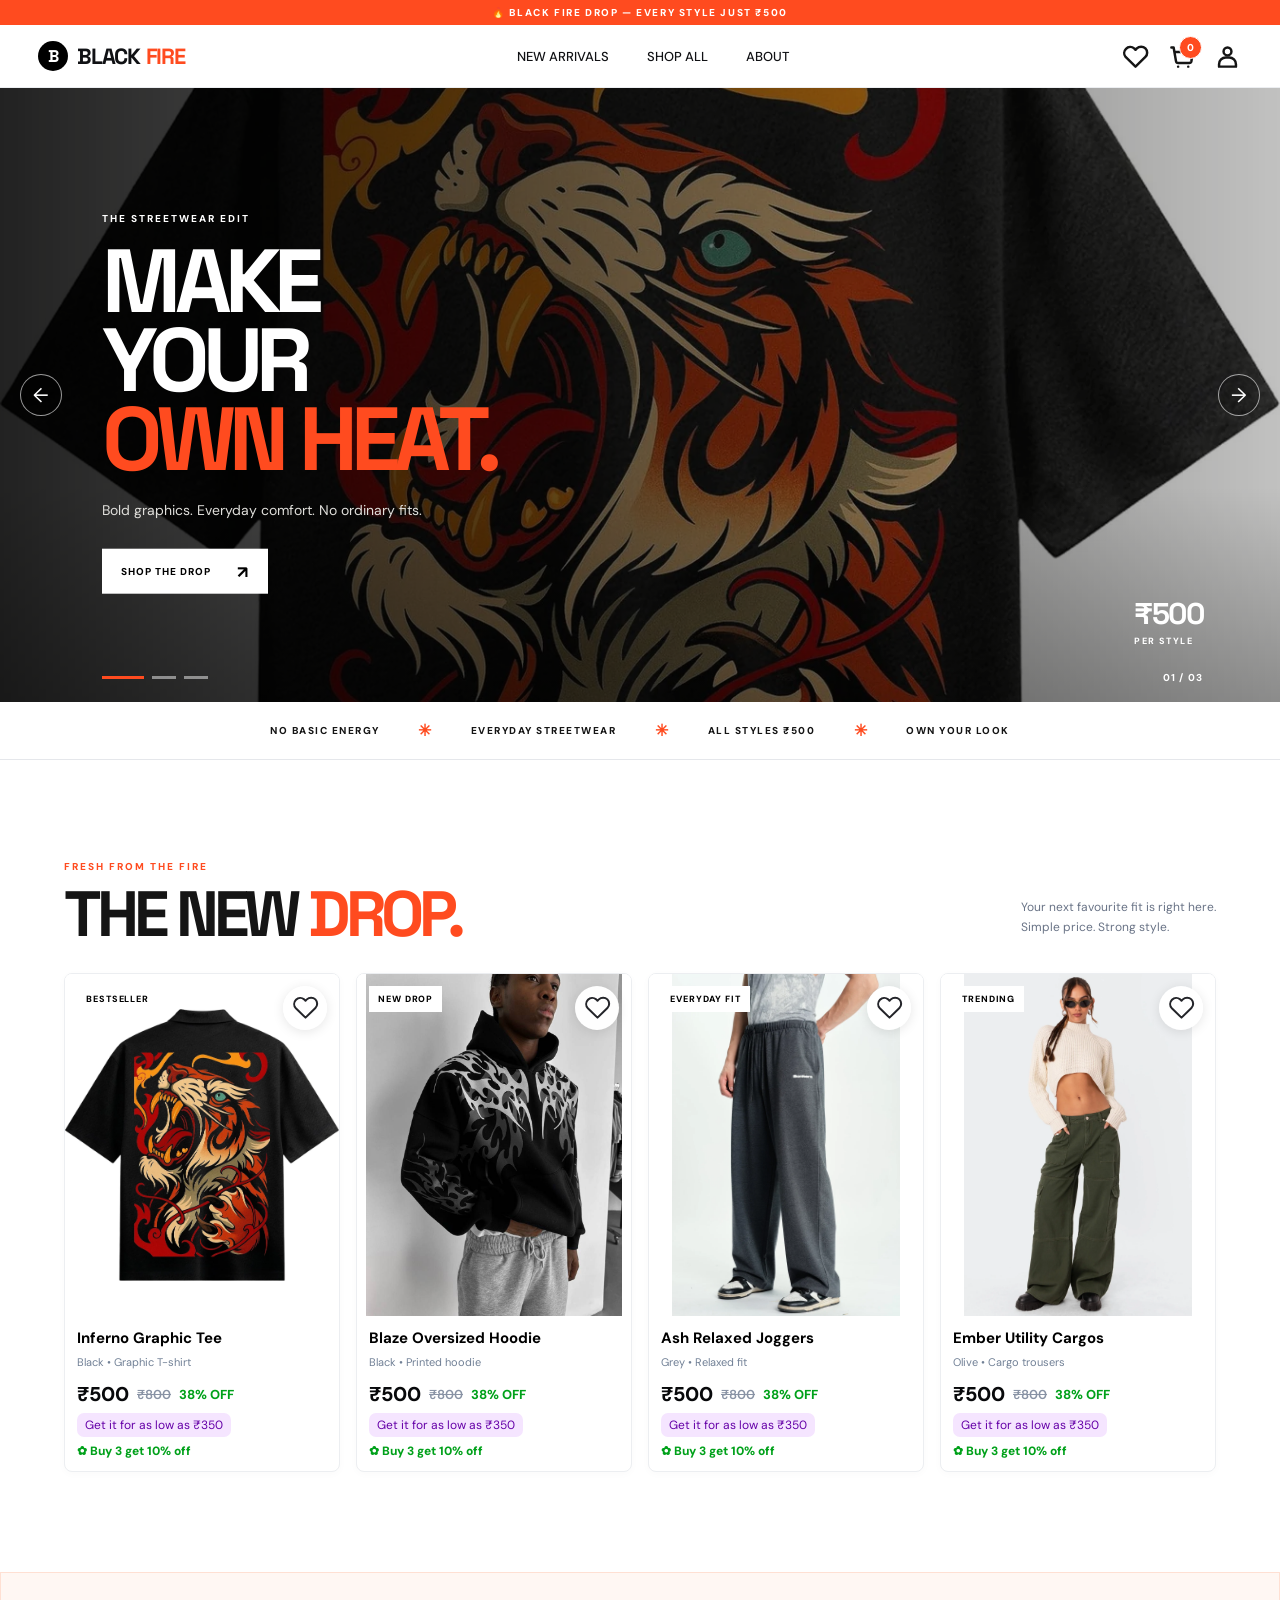
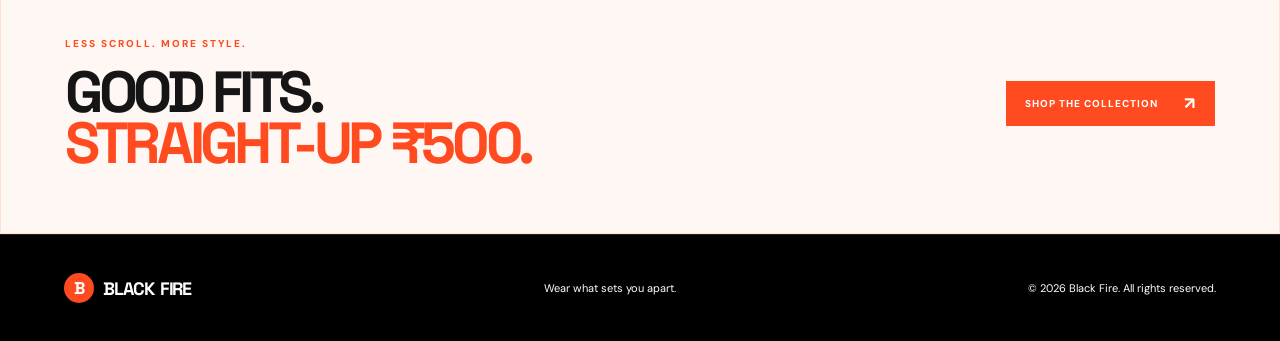
<file: index.html>
<!DOCTYPE html>
<html lang="en">
<head>
  <meta charset="utf-8">
  <meta name="viewport" content="width=device-width, initial-scale=1">
  <meta name="description" content="Black Fire streetwear — bold everyday fits for ₹500 each.">
  <title>BLACK FIRE — Streetwear</title>
  <link rel="icon" type="image/png" href="/images/black-fire-logo.png">
  <link rel="stylesheet" href="css/style.css">
  <script src="js/products.js" defer></script>
  <script src="js/main.js" defer></script>
</head>
<body>
  <div class="announcement">🔥 BLACK FIRE DROP — EVERY STYLE JUST ₹500</div>
  <header class="site-header">
    <a class="brand" href="index.html" aria-label="Black Fire home"><span class="brand-mark">B</span> BLACK<span>FIRE</span></a>
    <nav class="main-nav" aria-label="Main navigation">
      <a href="#new-arrivals">NEW ARRIVALS</a>
      <a href="shop.html">SHOP ALL</a>
      <a href="about.html">ABOUT</a>
    </nav>
    <div class="header-actions" aria-label="Account and shopping actions">
      <a class="header-icon-button" id="wishlist-button" href="wishlist.html" aria-label="Wishlist" title="Wishlist">
        <svg viewBox="0 0 24 24" aria-hidden="true"><path d="M20.8 4.8a5.4 5.4 0 0 0-7.6 0L12 6l-1.2-1.2a5.4 5.4 0 0 0-7.6 7.6L12 21l8.8-8.6a5.4 5.4 0 0 0 0-7.6Z"/></svg>
      </a>
      <a class="header-icon-button header-cart-button" href="cart.html" aria-label="Shopping bag" title="Shopping bag">
        <svg viewBox="0 0 24 24" aria-hidden="true"><path d="M3 4h2l2.1 12.1a2 2 0 0 0 2 1.7h9.7a2 2 0 0 0 2-1.6L22 8H6"/><path d="M9 21h.01M18 21h.01"/></svg>
        <span class="header-count" id="cart-count">0</span>
      </a>
      <a class="header-icon-button" id="login-link" href="checkout.html" aria-label="Account / Checkout" title="Account / Checkout">
        <svg viewBox="0 0 24 24" aria-hidden="true"><circle cx="12" cy="7.5" r="3.5"/><path d="M4.5 21v-2.2a6 6 0 0 1 6-6h3a6 6 0 0 1 6 6V21Z"/></svg>
      </a>
    </div>
  </header>

  <main>
    <section class="hero" aria-label="Featured collection">
      <div class="hero-track" id="hero-track">
        <article class="hero-slide is-active">
          <img src="images/Inferno-tee.jpg" alt="Inferno graphic black T-shirt">
          <div class="hero-shade"></div>
          <div class="hero-copy">
            <p class="eyebrow">THE STREETWEAR EDIT</p>
            <h1>MAKE<br>YOUR<br><em>OWN HEAT.</em></h1>
            <p>Bold graphics. Everyday comfort. No ordinary fits.</p>
            <a class="button button-light" href="#new-arrivals">SHOP THE DROP <span>↗</span></a>
          </div>
          <div class="hero-price">₹500 <small>PER STYLE</small></div>
        </article>
        <article class="hero-slide">
          <img src="images/blaze-hoodie.jpg" alt="Black graphic hoodie">
          <div class="hero-shade"></div>
          <div class="hero-copy">
            <p class="eyebrow">LAYER UP</p>
            <h2>BUILT FOR<br><em>AFTER DARK.</em></h2>
            <p>Statement layers. Relaxed silhouettes.</p>
            <a class="button button-light" href="#new-arrivals">EXPLORE HOODIES <span>↗</span></a>
          </div>
          <div class="hero-price">₹500 <small>PER STYLE</small></div>
        </article>
        <article class="hero-slide">
          <img src="images/ember-cargos.jpg" alt="Olive cargo trousers">
          <div class="hero-shade"></div>
          <div class="hero-copy">
            <p class="eyebrow">UTILITY, REWORKED</p>
            <h2>MOVE<br>YOUR <em>WAY.</em></h2>
            <p>Easy fits for wherever the day takes you.</p>
            <a class="button button-light" href="#new-arrivals">SHOP BOTTOMS <span>↗</span></a>
          </div>
          <div class="hero-price">₹500 <small>PER STYLE</small></div>
        </article>
      </div>
      <button class="slider-arrow slider-prev" id="slide-prev" aria-label="Previous slide">←</button>
      <button class="slider-arrow slider-next" id="slide-next" aria-label="Next slide">→</button>
      <div class="slider-bottom">
        <div class="slider-dots" id="slider-dots" aria-label="Choose slide"></div>
        <span class="slide-counter" id="slide-counter">01 / 03</span>
      </div>
    </section>

    <section class="ticker" aria-label="Store highlights">
      <span>NO BASIC ENERGY</span><b>✳</b><span>EVERYDAY STREETWEAR</span><b>✳</b><span>ALL STYLES ₹500</span><b>✳</b><span>OWN YOUR LOOK</span>
    </section>

    <section class="products-section" id="new-arrivals">
      <div class="section-heading">
        <div>
          <p class="eyebrow dark-eyebrow">FRESH FROM THE FIRE</p>
          <h2>THE NEW <em>DROP.</em></h2>
        </div>
        <p class="section-note">Your next favourite fit is right here.<br>Simple price. Strong style.</p>
      </div>
      <div class="product-grid" id="product-grid"></div>
    </section>

    <section class="promo-strip">
      <div>
        <p class="eyebrow">LESS SCROLL. MORE STYLE.</p>
        <h2>GOOD FITS.<br><em>STRAIGHT-UP ₹500.</em></h2>
      </div>
      <a class="button button-dark" href="#new-arrivals">SHOP THE COLLECTION <span>↗</span></a>
    </section>
  </main>

  <footer class="site-footer">
    <a class="brand brand-footer" href="index.html"><span class="brand-mark">B</span> BLACK<span>FIRE</span></a>
    <p>Wear what sets you apart.</p>
    <span>© <span id="year"></span> Black Fire. All rights reserved.</span>
  </footer>
  <div class="toast" id="toast" role="status" aria-live="polite"></div>
</body>
</html>
</file>
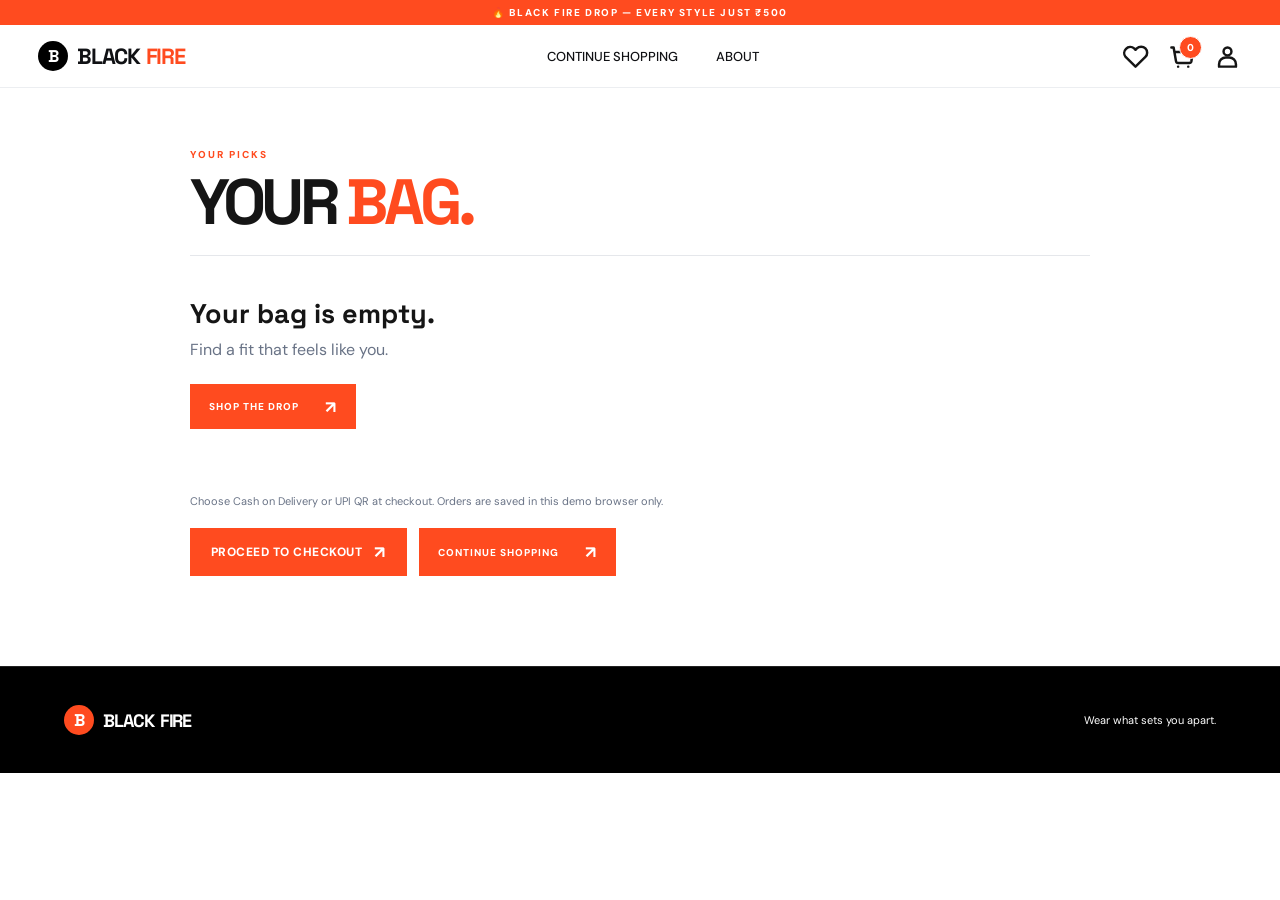
<file: cart.html>
<!doctype html>
<html lang="en">
<head>
  <meta charset="utf-8"><meta name="viewport" content="width=device-width, initial-scale=1">
  <title>Your Bag — BLACK FIRE</title><link rel="stylesheet" href="css/style.css">
  <script src="js/products.js" defer></script><script src="js/cart.js" defer></script>
</head>
<body>
  <div class="announcement">🔥 BLACK FIRE DROP — EVERY STYLE JUST ₹500</div>
  <header class="site-header">
    <a class="brand" href="index.html" aria-label="BLACK FIRE home"><span class="brand-mark">B</span> BLACK<span>FIRE</span></a>
    <nav class="main-nav" aria-label="Main navigation"><a href="index.html#new-arrivals">CONTINUE SHOPPING</a><a href="about.html">ABOUT</a></nav>
    <div class="header-actions" aria-label="Account and shopping actions">
      <a class="header-icon-button" id="wishlist-button" href="wishlist.html" aria-label="Wishlist" title="Wishlist">
        <svg viewBox="0 0 24 24" aria-hidden="true"><path d="M20.8 4.8a5.4 5.4 0 0 0-7.6 0L12 6l-1.2-1.2a5.4 5.4 0 0 0-7.6 7.6L12 21l8.8-8.6a5.4 5.4 0 0 0 0-7.6Z"/></svg>
      </a>
      <a class="header-icon-button header-cart-button" href="cart.html" aria-label="Shopping bag" title="Shopping bag">
        <svg viewBox="0 0 24 24" aria-hidden="true"><path d="M3 4h2l2.1 12.1a2 2 0 0 0 2 1.7h9.7a2 2 0 0 0 2-1.6L22 8H6"/><path d="M9 21h.01M18 21h.01"/></svg>
        <span class="header-count" id="cart-count">0</span>
      </a>
      <a class="header-icon-button" id="login-link" href="checkout.html" aria-label="Account / Checkout" title="Account / Checkout">
        <svg viewBox="0 0 24 24" aria-hidden="true"><circle cx="12" cy="7.5" r="3.5"/><path d="M4.5 21v-2.2a6 6 0 0 1 6-6h3a6 6 0 0 1 6 6V21Z"/></svg>
      </a>
    </div>
  </header>
  <main class="cart-page">
    <div class="section-heading"><div><p class="eyebrow dark-eyebrow">YOUR PICKS</p><h2>YOUR <em>BAG.</em></h2></div></div>
    <div id="cart-items"></div>
    <div id="cart-summary" class="cart-summary"></div>
    <p class="cart-note">Choose Cash on Delivery or UPI QR at checkout. Orders are saved in this demo browser only.</p>
    <div class="cart-page-actions"><a class="button button-orange" href="checkout.html">PROCEED TO CHECKOUT <span>↗</span></a><a class="button button-dark" href="index.html#new-arrivals">CONTINUE SHOPPING <span>↗</span></a></div>
  </main>
  <footer class="site-footer"><a class="brand brand-footer" href="index.html"><span class="brand-mark">B</span> BLACK<span>FIRE</span></a><p>Wear what sets you apart.</p></footer>
  <div class="toast" id="toast" role="status" aria-live="polite"></div>
</body>
</html>
</file>
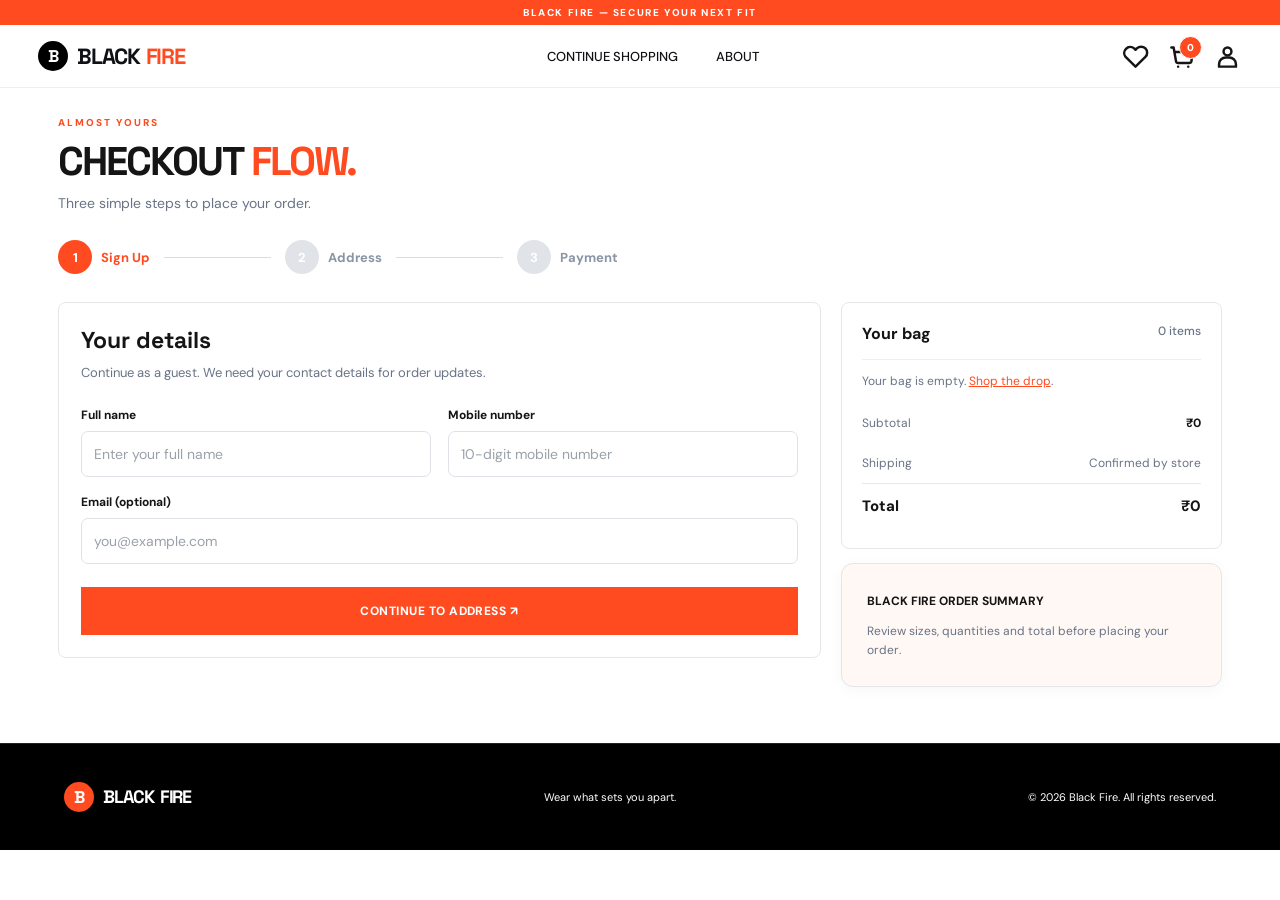
<file: checkout.html>
<!doctype html>
<html lang="en"><head><meta charset="utf-8"><meta name="viewport" content="width=device-width, initial-scale=1"><title>Checkout — BLACK FIRE</title><link rel="stylesheet" href="css/style.css"><script src="js/products.js" defer></script><script src="js/checkout.js" defer></script></head>
<body class="white-site"><div class="announcement">BLACK FIRE — SECURE YOUR NEXT FIT</div><header class="site-header"><a class="brand" href="index.html"><span class="brand-mark">B</span> BLACK<span>FIRE</span></a><nav class="main-nav"><a href="index.html#new-arrivals">CONTINUE SHOPPING</a><a href="about.html">ABOUT</a></nav><div class="header-actions"><a class="header-icon-button" href="wishlist.html" aria-label="Wishlist"><svg viewBox="0 0 24 24"><path d="M20.8 4.8a5.4 5.4 0 0 0-7.6 0L12 6l-1.2-1.2a5.4 5.4 0 0 0-7.6 7.6L12 21l8.8-8.6a5.4 5.4 0 0 0 0-7.6Z"/></svg></a><a class="header-icon-button header-cart-button" href="cart.html" aria-label="Shopping bag"><svg viewBox="0 0 24 24"><path d="M3 4h2l2.1 12.1a2 2 0 0 0 2 1.7h9.7a2 2 0 0 0 2-1.6L22 8H6"/><path d="M9 21h.01M18 21h.01"/></svg><span class="header-count" id="cart-count">0</span></a><a class="header-icon-button" href="checkout.html" aria-label="Account"><svg viewBox="0 0 24 24"><circle cx="12" cy="7.5" r="3.5"/><path d="M4.5 21v-2.2a6 6 0 0 1 6-6h3a6 6 0 0 1 6 6V21Z"/></svg></a></div></header>
<main class="checkout-page"><div class="checkout-top"><p class="eyebrow dark-eyebrow">ALMOST YOURS</p><h1>CHECKOUT <em>FLOW.</em></h1><p>Three simple steps to place your order.</p></div>
<div class="checkout-stepper" aria-label="Checkout progress"><div class="step-item active" data-step-item="1"><span>1</span><b>Sign Up</b></div><i></i><div class="step-item" data-step-item="2"><span>2</span><b>Address</b></div><i></i><div class="step-item" data-step-item="3"><span>3</span><b>Payment</b></div></div>
<div class="checkout-layout"><section class="checkout-main">
<form id="checkout-form" novalidate>
<section class="checkout-panel" data-step-panel="1"><h2>Your details</h2><p class="panel-subtitle">Continue as a guest. We need your contact details for order updates.</p><div class="form-grid"><label>Full name <input name="name" id="customer-name" autocomplete="name" required placeholder="Enter your full name"></label><label>Mobile number <input name="phone" id="customer-phone" type="tel" inputmode="numeric" pattern="[6-9][0-9]{9}" maxlength="10" autocomplete="tel" required placeholder="10-digit mobile number"></label><label class="full-field">Email (optional) <input name="email" id="customer-email" type="email" autocomplete="email" placeholder="you@example.com"></label></div><button class="button button-orange step-next" type="button" data-next="2">CONTINUE TO ADDRESS ↗</button></section>
<section class="checkout-panel" data-step-panel="2" hidden><h2>Delivery address</h2><p class="panel-subtitle">Enter the address where you want your order delivered.</p><div class="form-grid"><label>PIN code <input name="pincode" id="address-pin" inputmode="numeric" pattern="[1-9][0-9]{5}" maxlength="6" required placeholder="6-digit PIN code"></label><label>House / Flat / Office <input name="house" id="address-house" required placeholder="House or flat number"></label><label class="full-field">Road / Area / Colony <textarea name="street" id="address-street" required rows="2" placeholder="Street, area, landmark"></textarea></label><label>City <select name="city" id="address-city" required><option value="">Select City</option><option>Mumbai</option><option>Pune</option><option>Nagpur</option><option>Nashik</option><option>Thane</option><option>Aurangabad</option><option>Kolhapur</option><option>Delhi</option><option>Bengaluru</option><option>Chennai</option><option>Hyderabad</option><option>Kolkata</option><option>Ahmedabad</option><option>Jaipur</option><option>Lucknow</option><option>Indore</option><option>Bhopal</option><option>Surat</option><option>Other</option></select></label><label>State <select name="state" id="address-state" required><option value="">Select State</option><option>Andhra Pradesh</option><option>Arunachal Pradesh</option><option>Assam</option><option>Bihar</option><option>Chhattisgarh</option><option>Goa</option><option>Gujarat</option><option>Haryana</option><option>Himachal Pradesh</option><option>Jharkhand</option><option>Karnataka</option><option>Kerala</option><option>Madhya Pradesh</option><option>Maharashtra</option><option>Manipur</option><option>Meghalaya</option><option>Mizoram</option><option>Nagaland</option><option>Odisha</option><option>Punjab</option><option>Rajasthan</option><option>Sikkim</option><option>Tamil Nadu</option><option>Telangana</option><option>Tripura</option><option>Uttar Pradesh</option><option>Uttarakhand</option><option>West Bengal</option><option>Andaman and Nicobar Islands</option><option>Chandigarh</option><option>Dadra and Nagar Haveli and Daman and Diu</option><option>Delhi</option><option>Jammu and Kashmir</option><option>Ladakh</option><option>Lakshadweep</option><option>Puducherry</option></select></label></div><div class="checkout-button-row"><button class="button button-outline" type="button" data-back="1">← BACK</button><button class="button button-orange" type="button" data-next="3">CONTINUE TO PAYMENT ↗</button></div></section>
<section class="checkout-panel" data-step-panel="3" hidden><h2>Choose payment method</h2><p class="panel-subtitle">Only the two options available for BLACK FIRE are shown below.</p><label class="payment-choice selected"><input type="radio" name="payment" value="upi" checked><span class="payment-radio"></span><span class="payment-choice-copy"><strong>UPI — Scan & Pay</strong><small>Pay using your UPI app by scanning the store's QR code.</small></span><span class="payment-symbol">▦</span></label><div class="upi-details" id="upi-details"><div class="qr-placeholder"><div class="qr-fake" aria-hidden="true"><span></span><span></span><span></span><i></i></div><strong>Add your official UPI QR code</strong><p>Add your official UPI QR image before accepting real payments.</p></div><p class="payment-warning">This demo does not verify UPI payments. Confirm the payment in your own UPI/bank app before dispatching any order.</p></div><label class="payment-choice"><input type="radio" name="payment" value="cod"><span class="payment-radio"></span><span class="payment-choice-copy"><strong>Cash on Delivery (COD)</strong><small>Pay when the order is delivered.</small></span><span class="payment-symbol">₹</span></label><div class="checkout-button-row"><button class="button button-outline" type="button" data-back="2">← BACK</button><button class="button button-orange" type="submit" id="place-order-button">PLACE ORDER</button></div></section>
</form><div class="checkout-success" id="checkout-success" hidden><div class="success-icon">✓</div><h2>Order details saved</h2><p id="success-copy"></p><p class="payment-warning">This is a front-end demo only. It does not send the order to the store or verify a UPI payment. Connect an order backend before using this for real customers.</p><a class="button button-orange" href="index.html">BACK TO BLACK FIRE ↗</a></div>
</section><aside class="order-sidebar"><div class="order-summary-card"><h3>Your bag <span id="summary-count">0 items</span></h3><div id="checkout-items"></div><div class="summary-line"><span>Subtotal</span><strong id="summary-subtotal">₹0</strong></div><div class="summary-line"><span>Shipping</span><span>Confirmed by store</span></div><div class="summary-line summary-total"><span>Total</span><strong id="summary-total">₹0</strong></div></div><div class="checkout-trust"><strong>BLACK FIRE ORDER SUMMARY</strong><p>Review sizes, quantities and total before placing your order.</p></div></aside></div></main>
<footer class="site-footer"><a class="brand brand-footer" href="index.html"><span class="brand-mark">B</span> BLACK<span>FIRE</span></a><p>Wear what sets you apart.</p><span>© <span id="year"></span> Black Fire. All rights reserved.</span></footer></body></html>
</file>
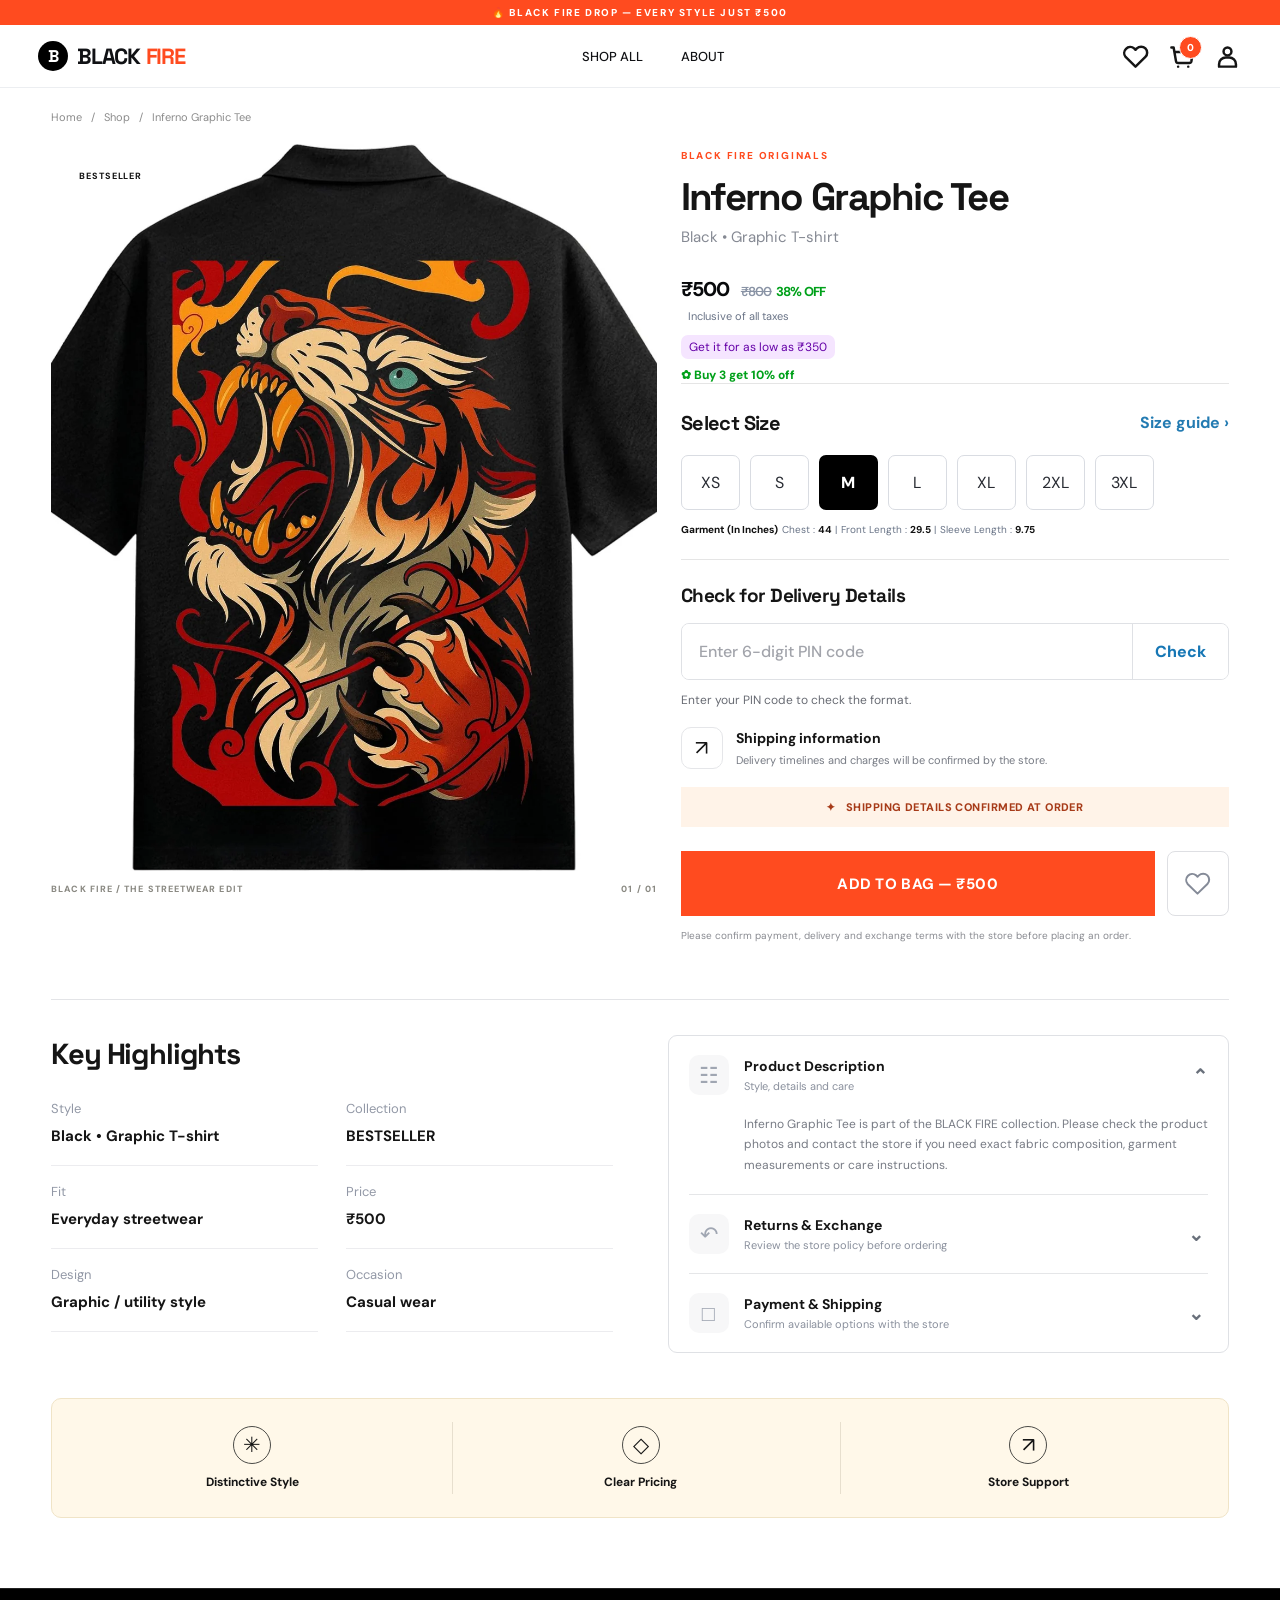
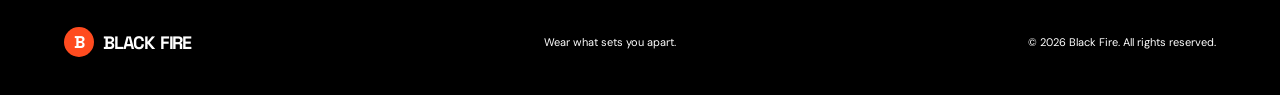
<file: product.html>
<!doctype html>
<html lang="en">
<head>
  <meta charset="utf-8">
  <meta name="viewport" content="width=device-width, initial-scale=1">
  <meta name="description" content="Explore BLACK FIRE streetwear product details, sizes and delivery information.">
  <title>Shop Product — BLACK FIRE</title>
  <link rel="stylesheet" href="css/style.css">
  <script src="js/products.js" defer></script>
  <script src="js/main.js" defer></script>
</head>
<body class="product-page-body">
  <div class="announcement">🔥 BLACK FIRE DROP — EVERY STYLE JUST ₹500</div>
  <header class="site-header product-site-header">
    <a class="brand" href="index.html" aria-label="BLACK FIRE home"><span class="brand-mark">B</span> BLACK<span>FIRE</span></a>
    <nav class="main-nav" aria-label="Main navigation"><a href="index.html#new-arrivals">SHOP ALL</a><a href="about.html">ABOUT</a></nav>
    <div class="header-actions" aria-label="Account and shopping actions">
      <a class="header-icon-button" id="wishlist-button" href="wishlist.html" aria-label="Wishlist" title="Wishlist">
        <svg viewBox="0 0 24 24" aria-hidden="true"><path d="M20.8 4.8a5.4 5.4 0 0 0-7.6 0L12 6l-1.2-1.2a5.4 5.4 0 0 0-7.6 7.6L12 21l8.8-8.6a5.4 5.4 0 0 0 0-7.6Z"/></svg>
      </a>
      <a class="header-icon-button header-cart-button" href="cart.html" aria-label="Shopping bag" title="Shopping bag">
        <svg viewBox="0 0 24 24" aria-hidden="true"><path d="M3 4h2l2.1 12.1a2 2 0 0 0 2 1.7h9.7a2 2 0 0 0 2-1.6L22 8H6"/><path d="M9 21h.01M18 21h.01"/></svg>
        <span class="header-count" id="cart-count">0</span>
      </a>
      <a class="header-icon-button" id="login-link" href="checkout.html" aria-label="Account / Checkout" title="Account / Checkout">
        <svg viewBox="0 0 24 24" aria-hidden="true"><circle cx="12" cy="7.5" r="3.5"/><path d="M4.5 21v-2.2a6 6 0 0 1 6-6h3a6 6 0 0 1 6 6V21Z"/></svg>
      </a>
    </div>
  </header>
  <main class="product-detail-page" id="product-detail">
    <div class="product-loading">Loading product…</div>
  </main>
  <footer class="site-footer"><a class="brand brand-footer" href="index.html"><span class="brand-mark">B</span> BLACK<span>FIRE</span></a><p>Wear what sets you apart.</p><span>© <span id="year"></span> Black Fire. All rights reserved.</span></footer>
  <div class="toast" id="toast" role="status" aria-live="polite"></div>
</body>
</html>
</file>
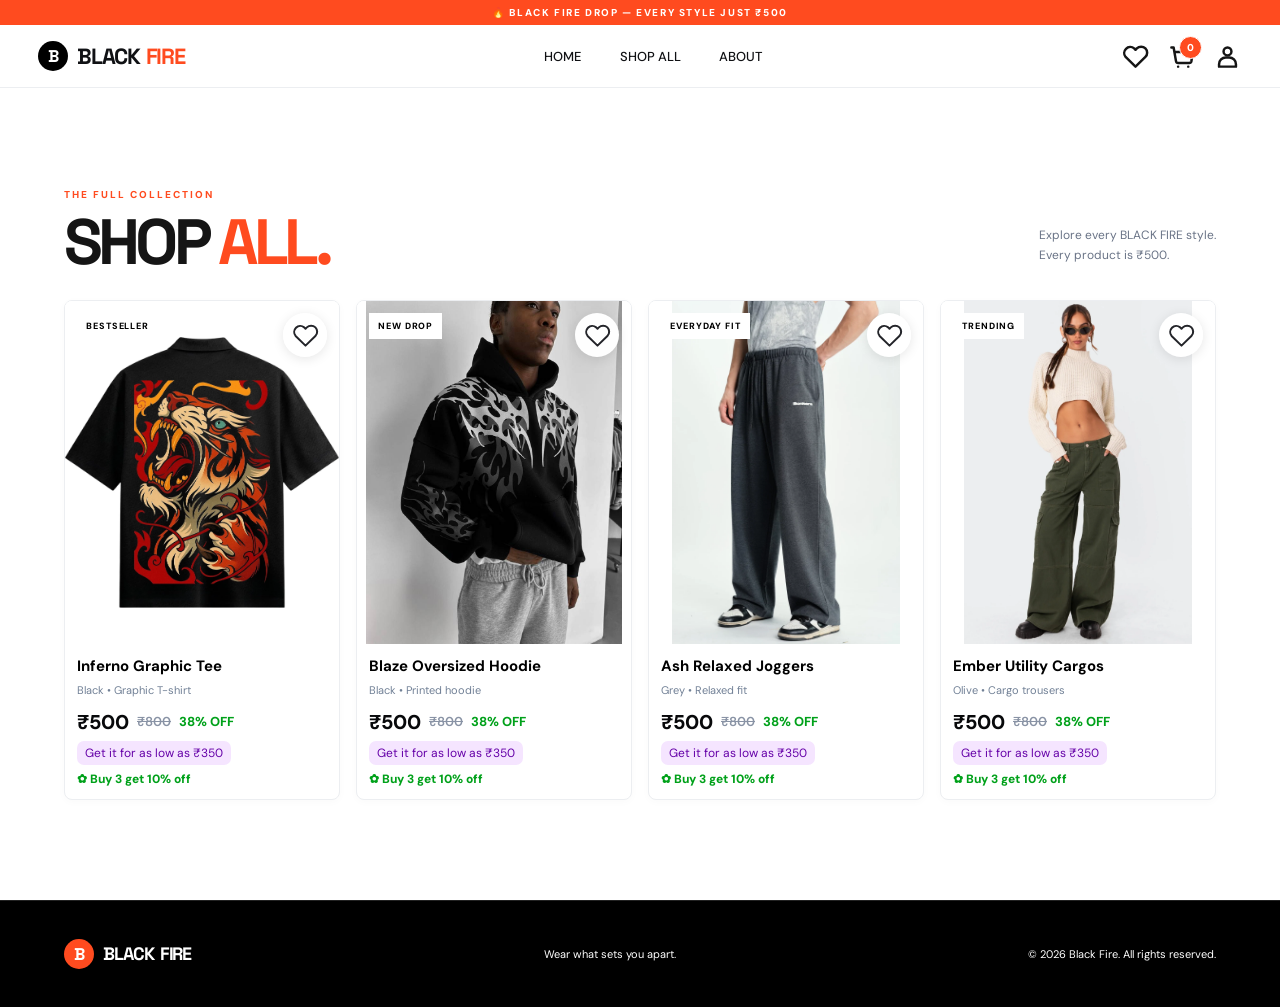
<file: shop.html>
<!doctype html>
<html lang="en">
<head>
  <meta charset="utf-8"><meta name="viewport" content="width=device-width, initial-scale=1">
  <meta name="description" content="Shop the BLACK FIRE streetwear collection.">
  <title>Shop All — BLACK FIRE</title>
  <link rel="stylesheet" href="css/style.css">
  <script src="js/products.js" defer></script><script src="js/main.js" defer></script>
</head>
<body>
  <div class="announcement">🔥 BLACK FIRE DROP — EVERY STYLE JUST ₹500</div>
  <header class="site-header">
    <a class="brand" href="index.html"><span class="brand-mark">B</span> BLACK<span>FIRE</span></a>
    <nav class="main-nav" aria-label="Main navigation"><a href="index.html">HOME</a><a href="shop.html">SHOP ALL</a><a href="about.html">ABOUT</a></nav>
    <div class="header-actions" aria-label="Account and shopping actions">
      <a class="header-icon-button" id="wishlist-button" href="wishlist.html" aria-label="Wishlist" title="Wishlist">
        <svg viewBox="0 0 24 24" aria-hidden="true"><path d="M20.8 4.8a5.4 5.4 0 0 0-7.6 0L12 6l-1.2-1.2a5.4 5.4 0 0 0-7.6 7.6L12 21l8.8-8.6a5.4 5.4 0 0 0 0-7.6Z"/></svg>
      </a>
      <a class="header-icon-button header-cart-button" href="cart.html" aria-label="Shopping bag" title="Shopping bag">
        <svg viewBox="0 0 24 24" aria-hidden="true"><path d="M3 4h2l2.1 12.1a2 2 0 0 0 2 1.7h9.7a2 2 0 0 0 2-1.6L22 8H6"/><path d="M9 21h.01M18 21h.01"/></svg>
        <span class="header-count" id="cart-count">0</span>
      </a>
      <a class="header-icon-button" id="login-link" href="checkout.html" aria-label="Account / Checkout" title="Account / Checkout">
        <svg viewBox="0 0 24 24" aria-hidden="true"><circle cx="12" cy="7.5" r="3.5"/><path d="M4.5 21v-2.2a6 6 0 0 1 6-6h3a6 6 0 0 1 6 6V21Z"/></svg>
      </a>
    </div>
  </header>
  <main class="products-section shop-all-page" id="new-arrivals">
    <div class="section-heading"><div><p class="eyebrow dark-eyebrow">THE FULL COLLECTION</p><h2>SHOP <em>ALL.</em></h2></div><p class="section-note">Explore every BLACK FIRE style.<br>Every product is ₹500.</p></div>
    <div class="product-grid" id="product-grid"></div>
  </main>
  <footer class="site-footer"><a class="brand brand-footer" href="index.html"><span class="brand-mark">B</span> BLACK<span>FIRE</span></a><p>Wear what sets you apart.</p><span>© <span id="year"></span> Black Fire. All rights reserved.</span></footer>
  <div class="toast" id="toast" role="status" aria-live="polite"></div>
</body>
</html>
</file>
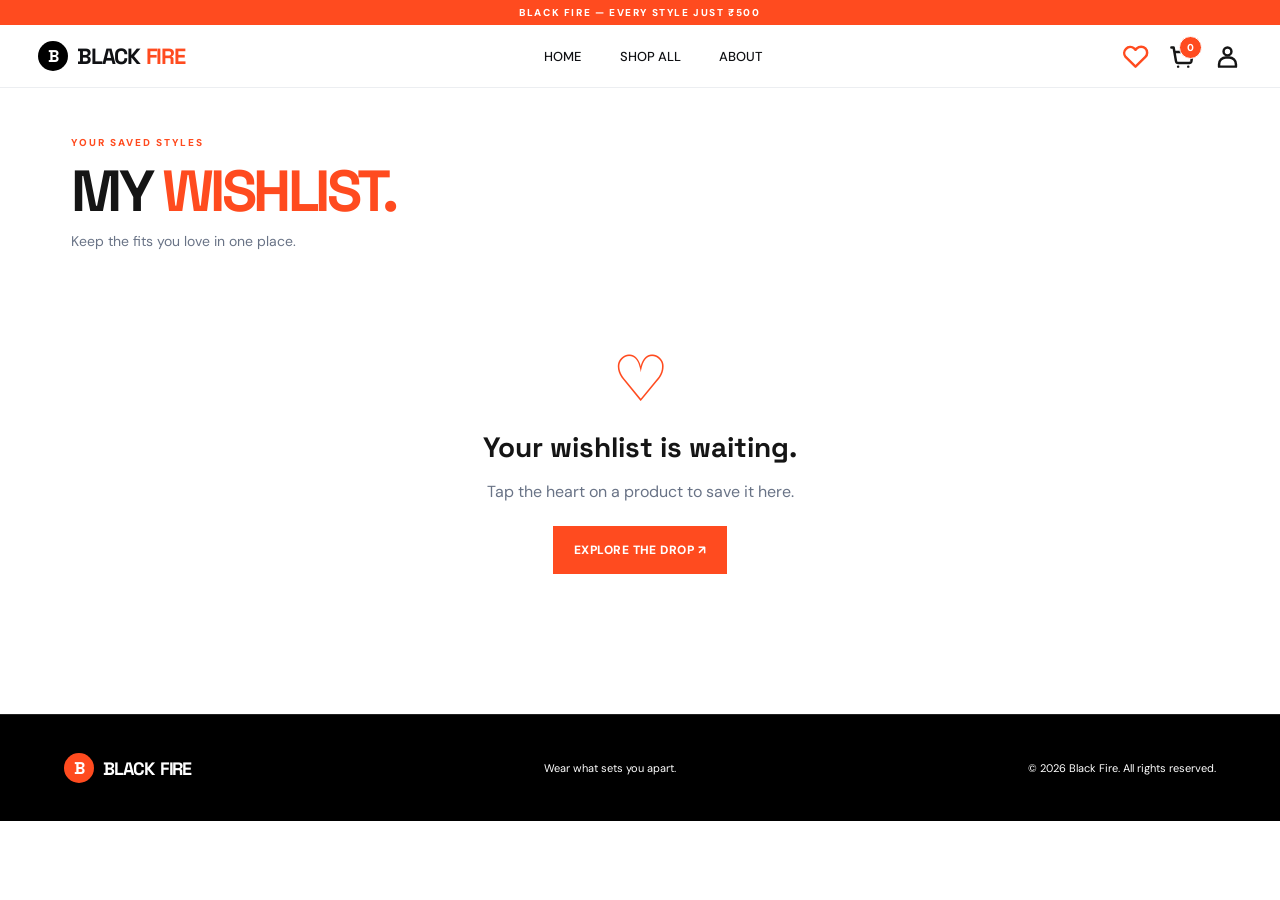
<file: wishlist.html>
<!doctype html>
<html lang="en"><head><meta charset="utf-8"><meta name="viewport" content="width=device-width, initial-scale=1"><title>My Wishlist — BLACK FIRE</title><link rel="stylesheet" href="css/style.css"><script src="js/products.js" defer></script><script src="js/wishlist.js" defer></script></head>
<body class="white-site"><div class="announcement">BLACK FIRE — EVERY STYLE JUST ₹500</div>
<header class="site-header"><a class="brand" href="index.html"><span class="brand-mark">B</span> BLACK<span>FIRE</span></a><nav class="main-nav"><a href="index.html#new-arrivals">HOME</a><a href="shop.html">SHOP ALL</a><a href="about.html">ABOUT</a></nav><div class="header-actions"><a class="header-icon-button is-current" href="wishlist.html" aria-label="Wishlist"><svg viewBox="0 0 24 24"><path d="M20.8 4.8a5.4 5.4 0 0 0-7.6 0L12 6l-1.2-1.2a5.4 5.4 0 0 0-7.6 7.6L12 21l8.8-8.6a5.4 5.4 0 0 0 0-7.6Z"/></svg></a><a class="header-icon-button header-cart-button" href="cart.html" aria-label="Shopping bag"><svg viewBox="0 0 24 24"><path d="M3 4h2l2.1 12.1a2 2 0 0 0 2 1.7h9.7a2 2 0 0 0 2-1.6L22 8H6"/><path d="M9 21h.01M18 21h.01"/></svg><span class="header-count" id="cart-count">0</span></a><a class="header-icon-button" href="checkout.html" aria-label="Account"><svg viewBox="0 0 24 24"><circle cx="12" cy="7.5" r="3.5"/><path d="M4.5 21v-2.2a6 6 0 0 1 6-6h3a6 6 0 0 1 6 6V21Z"/></svg></a></div></header>
<main class="wishlist-page"><div class="page-intro"><p class="eyebrow dark-eyebrow">YOUR SAVED STYLES</p><h1>MY <em>WISHLIST.</em></h1><p>Keep the fits you love in one place.</p></div><div id="wishlist-grid" class="product-grid"></div><div id="wishlist-empty" class="wishlist-empty" hidden><div class="empty-heart">♡</div><h2>Your wishlist is waiting.</h2><p>Tap the heart on a product to save it here.</p><a class="button button-orange" href="index.html#new-arrivals">EXPLORE THE DROP ↗</a></div></main>
<footer class="site-footer"><a class="brand brand-footer" href="index.html"><span class="brand-mark">B</span> BLACK<span>FIRE</span></a><p>Wear what sets you apart.</p><span>© <span id="year"></span> Black Fire. All rights reserved.</span></footer></body></html>
</file>
<file: css/style.css>
@import url('https://fonts.googleapis.com/css2?family=DM+Sans:wght@400;500;600;700;800&family=Space+Grotesk:wght@400;500;600;700&display=swap');

:root{--ink:#000000;--paper:#f7f6f2;--white:#fff;--fire:#ff4b1f;--muted:#77766f;--line:#deddd7;--max:1440px}
*{box-sizing:border-box}
html{scroll-behavior:smooth}
body{margin:0;background:var(--paper);color:var(--ink);font-family:'DM Sans',Arial,sans-serif}
a{color:inherit;text-decoration:none}
button{font:inherit}
.announcement{background:var(--fire);color:#fff;text-align:center;font-size:11px;font-weight:800;letter-spacing:.16em;padding:10px 14px}
.site-header{height:78px;padding:0 clamp(18px,5vw,76px);display:flex;align-items:center;justify-content:space-between;background:var(--paper);border-bottom:1px solid var(--line);position:relative;z-index:3}
.brand{font-family:'Space Grotesk',sans-serif;font-size:22px;font-weight:700;letter-spacing:-.07em;display:flex;align-items:center;gap:6px;white-space:nowrap}
.brand>span:last-child{color:var(--fire)}
.brand-mark{display:inline-grid;place-items:center;background:var(--ink);color:#fff;font-size:17px;width:29px;height:29px;border-radius:50%;letter-spacing:0;margin-right:3px}
.main-nav{display:flex;gap:clamp(18px,3vw,48px);font-size:11px;font-weight:800;letter-spacing:.1em}
.main-nav a{transition:color .2s}.main-nav a:hover{color:var(--fire)}
.header-actions{display:flex;align-items:center;justify-content:center;gap:25px;background:#171717;color:#fff;padding:14px 22px;min-height:70px;flex-shrink:0}
.cart-link{display:flex;gap:9px;align-items:center}
#cart-count{display:grid;place-items:center;min-width:23px;height:23px;border:1px solid currentColor;border-radius:50%;font-size:10px}
.header-icon-button{position:relative;display:grid;place-items:center;width:28px;height:32px;padding:0;border:0;background:transparent;color:#fff;cursor:pointer;text-decoration:none}
.header-icon-button svg{display:block;width:27px;height:27px;fill:none;stroke:currentColor;stroke-width:2.2;stroke-linecap:round;stroke-linejoin:round}
.header-icon-button:hover{color:#ff3040}
.header-cart-button .header-count{position:absolute;right:-10px;top:-7px;min-width:16px;height:16px;padding:0 4px;display:grid;place-items:center;border:0;border-radius:50%;background:#fff;color:#171717;font-size:9px;font-weight:800}
.hero{max-width:var(--max);margin:0 auto;position:relative;background:#171715;overflow:hidden;color:#fff;min-height:clamp(430px,48vw,650px)}
.hero-track{position:relative;min-height:clamp(430px,48vw,650px)}
.hero-slide{position:absolute;inset:0;opacity:0;visibility:hidden;transition:opacity .65s ease;overflow:hidden}
.hero-slide.is-active{opacity:1;visibility:visible;z-index:1}
.hero-slide>img{position:absolute;width:100%;height:100%;inset:0;object-fit:cover;object-position:center 38%;opacity:.77}
.hero-slide:nth-child(2)>img{object-position:center 30%}
.hero-slide:nth-child(3)>img{object-position:center 42%}
.hero-shade{position:absolute;inset:0;background:linear-gradient(90deg,rgba(0,0,0,.83) 0%,rgba(0,0,0,.55) 40%,rgba(0,0,0,.04) 100%),linear-gradient(0deg,rgba(0,0,0,.28),transparent 35%)}
.hero-copy{position:absolute;left:clamp(24px,8vw,112px);top:50%;transform:translateY(-48%);max-width:560px}
.eyebrow{font-size:10px;font-weight:800;letter-spacing:.2em;margin:0 0 17px}
.hero-copy h1,.hero-copy h2,.section-heading h2,.promo-strip h2{font-family:'Space Grotesk',sans-serif;font-size:clamp(44px,7vw,94px);line-height:.88;letter-spacing:-.075em;margin:0 0 20px;font-weight:700}
.hero-copy h1 em,.hero-copy h2 em,.section-heading h2 em,.promo-strip h2 em{font-style:normal;color:var(--fire)}
.hero-copy>p:not(.eyebrow){font-size:14px;color:#e0dfdb;margin:0 0 28px;max-width:330px;line-height:1.6}
.button{display:inline-flex;align-items:center;gap:26px;justify-content:space-between;padding:15px 18px;font-size:10px;font-weight:800;letter-spacing:.1em;border:1px solid transparent;transition:transform .2s,background .2s}
.button:hover{transform:translateY(-2px)}
.button-light{background:#fff;color:var(--ink)}.button-light:hover{background:var(--fire);color:#fff}
.button span{font-size:17px;line-height:10px}
.hero-price{position:absolute;right:clamp(22px,6vw,84px);bottom:55px;z-index:2;font-family:'Space Grotesk',sans-serif;font-size:30px;font-weight:700;letter-spacing:-.05em}
.hero-price small{display:block;font:800 9px 'DM Sans',sans-serif;letter-spacing:.16em;margin-top:2px}
.slider-arrow{position:absolute;z-index:2;top:50%;transform:translateY(-50%);width:42px;height:42px;border:1px solid rgba(255,255,255,.6);background:rgba(0,0,0,.2);color:#fff;border-radius:50%;cursor:pointer;font-size:20px;transition:background .2s}
.slider-arrow:hover{background:var(--fire);border-color:var(--fire)}
.slider-prev{left:20px}.slider-next{right:20px}
.slider-bottom{position:absolute;bottom:18px;left:clamp(24px,8vw,112px);right:clamp(24px,6vw,84px);z-index:2;display:flex;align-items:center;justify-content:space-between}
.slider-dots{display:flex;gap:8px}
.slider-dot{width:24px;height:3px;background:rgba(255,255,255,.48);border:0;padding:0;cursor:pointer}
.slider-dot[aria-current="true"]{background:var(--fire);width:42px}
.slide-counter{font-size:10px;letter-spacing:.12em;font-weight:700}
.ticker{display:flex;justify-content:center;align-items:center;gap:clamp(14px,3vw,42px);padding:18px 12px;background:#fff;border-bottom:1px solid var(--line);font-size:10px;letter-spacing:.15em;font-weight:800;flex-wrap:wrap}
.ticker b{color:var(--fire);font-size:16px}
.products-section{max-width:var(--max);margin:0 auto;padding:clamp(55px,8vw,100px) clamp(18px,5vw,76px)}
.section-heading{display:flex;justify-content:space-between;align-items:end;margin-bottom:30px;gap:25px}
.dark-eyebrow{color:var(--fire);margin-bottom:13px}
.section-heading h2{font-size:clamp(38px,5vw,64px);margin:0}
.section-note{font-size:12px;color:var(--muted);line-height:1.7;margin:0 0 5px}
.product-grid{display:grid;grid-template-columns:repeat(4,minmax(0,1fr));gap:16px}
.product-card{min-width:0}
.product-image-wrap{position:relative;background:#fff;overflow:hidden;aspect-ratio:4/5}
.product-image{width:100%;height:100%;display:block;object-fit:contain;background:#fff;transition:transform .45s ease}
.product-card:hover .product-image{transform:scale(1.04)}
.product-tag{position:absolute;top:12px;left:12px;background:#fff;color:var(--ink);padding:7px 9px;font-size:9px;font-weight:800;letter-spacing:.1em}
.product-info{padding:13px 1px 0}
.product-name{font-weight:700;font-size:13px;margin:0 0 7px}
.product-subtitle{font-size:11px;color:var(--muted);margin:0 0 12px}
.product-bottom {display:flex;justify-content:flex-start;align-items:center;gap:8px;flex-wrap:wrap;}
.product-price {margin:0;}
.old-price {margin:0;}
.discount-label{margin:0;}
.product-price{font-size:15px;font-weight:800}
.add-button{border:1px solid var(--ink);background:transparent;padding:10px 12px;font-size:9px;font-weight:800;letter-spacing:.08em;cursor:pointer;transition:all .2s}
.add-button:hover{background:var(--ink);color:#fff}
.promo-strip{margin:0 auto;max-width:var(--max);background:#e8e6de;padding:clamp(30px,5vw,65px) clamp(18px,5vw,76px);display:flex;align-items:center;justify-content:space-between;gap:24px}
.promo-strip .eyebrow{color:var(--fire)}
.promo-strip h2{font-size:clamp(32px,5vw,58px);margin:0}
.button-dark {background: var(--fire);color: #fff;border-color: var(--fire);white-space: nowrap;}
.button-dark:hover {background: #e83a12;border-color: #e83a12;color: #fff;}
.site-footer{padding:35px clamp(18px,5vw,76px);display:flex;align-items:center;justify-content:space-between;gap:15px;flex-wrap:wrap;background:var(--ink);color:#fff}
.brand-footer{font-size:18px}.brand-footer .brand-mark{background:var(--fire)}
.site-footer p,.site-footer>span{font-size:11px;color:#b8b7b1}
.toast{position:fixed;left:50%;bottom:24px;transform:translate(-50%,20px);opacity:0;pointer-events:none;background:var(--ink);color:#fff;padding:13px 18px;font-size:12px;z-index:10;transition:all .25s}
.toast.show{opacity:1;transform:translate(-50%,0)}
@media(max-width:850px){.main-nav{gap:16px}.product-grid{grid-template-columns:repeat(2,minmax(0,1fr));gap:25px 12px}.hero-price{bottom:56px}.section-heading{align-items:start}.section-note{max-width:190px}}
@media(max-width:560px){.site-header{height:65px;padding:0 16px}.brand{font-size:19px}.main-nav{display:none}.hero,.hero-track{min-height:530px}.hero-slide>img{object-position:58% center}.hero-shade{background:linear-gradient(90deg,rgba(0,0,0,.78),rgba(0,0,0,.18)),linear-gradient(0deg,rgba(0,0,0,.32),transparent 40%)}.hero-copy{left:24px;right:22px;top:43%}.hero-copy h1,.hero-copy h2{font-size:57px}.hero-copy>p:not(.eyebrow){font-size:12px;max-width:250px}.slider-prev{left:10px}.slider-next{right:10px}.slider-arrow{width:34px;height:34px}.hero-price{right:24px;bottom:57px;font-size:24px}.slider-bottom{left:24px;right:24px}.ticker{gap:10px;font-size:8px;padding:14px 8px}.ticker b{font-size:12px}.products-section{padding:55px 16px}.section-heading{display:block}.section-note{margin-top:14px}.product-grid{gap:24px 10px}.product-name{font-size:12px}.product-bottom{align-items:start;flex-direction:column}.add-button{width:100%}.product-tag{top:8px;left:8px;font-size:8px;padding:6px}.promo-strip{align-items:flex-start;flex-direction:column;padding:35px 20px}.promo-strip h2{font-size:38px}.site-footer{align-items:flex-start;flex-direction:column;gap:9px}.site-footer p{margin:0}}
@media(prefers-reduced-motion:reduce){*,*::before,*::after{scroll-behavior:auto!important;transition:none!important}}

.cart-page{max-width:1000px;min-height:60vh;margin:0 auto;padding:60px clamp(18px,5vw,50px) 90px}
.cart-page .section-heading{margin-bottom:25px}
#cart-items{border-top:1px solid var(--line)}
.cart-item{display:grid;grid-template-columns:110px 1fr auto;gap:20px;padding:20px 0;border-bottom:1px solid var(--line);align-items:start}
.cart-item>img{width:110px;height:130px;object-fit:cover;background:#ecebe6}
.cart-item-info h3{margin:2px 0 6px;font-size:15px}.cart-item-info p{margin:0 0 10px;color:var(--muted);font-size:12px}.cart-item-info>strong,.cart-line-total{font-size:14px}
.quantity-controls{display:flex;align-items:center;gap:12px;margin-top:13px}.quantity-controls button{width:27px;height:27px;background:transparent;border:1px solid var(--line);cursor:pointer}.quantity-controls .remove-item{width:auto;border:0;text-decoration:underline;font-size:10px;letter-spacing:.08em;margin-left:5px}
.cart-summary{max-width:400px;margin:25px 0 25px auto}.cart-summary>div{display:flex;justify-content:space-between;padding:10px 0;font-size:13px;color:var(--muted)}.cart-summary .cart-total{border-top:1px solid var(--line);color:var(--ink);font-size:16px;font-weight:800}
.cart-note{font-size:11px;color:var(--muted);margin:20px 0}
.empty-cart{padding:40px 0}.empty-cart h3{font-family:'Space Grotesk',sans-serif;font-size:27px;margin:0 0 8px}.empty-cart p{color:var(--muted);margin:0 0 24px}
@media(max-width:560px){.cart-item{grid-template-columns:85px 1fr;gap:13px}.cart-item>img{width:85px;height:105px}.cart-line-total{grid-column:2}.cart-summary{margin-left:0}}

/* Product detail page — BLACK FIRE take on a fashion-store PDP */
.product-page-body{background:#fff}
.product-site-header{background:#fff}
.header-text-link{font-size:12px;letter-spacing:.04em}
.icon-action,.bag-icon-link{display:inline-flex;align-items:center;justify-content:center;gap:5px;background:transparent;border:0;color:var(--ink);font-size:28px;line-height:1;cursor:pointer}
.bag-icon-link{font-size:24px}
.bag-icon-link span{font-size:10px;border:1px solid var(--ink);border-radius:50%;width:19px;height:19px;display:inline-grid;place-items:center}
.product-detail-page{max-width:1320px;margin:0 auto;padding:22px clamp(18px,4vw,56px) 70px}
.breadcrumbs{display:flex;gap:9px;align-items:center;flex-wrap:wrap;color:#8b8b8b;font-size:11px;margin:0 0 20px}
.breadcrumbs a:hover{color:var(--fire)}
.product-detail-grid{display:grid;grid-template-columns:minmax(0,1.05fr) minmax(390px,.95fr);gap:clamp(30px,5vw,74px);align-items:start}
.product-gallery{min-width:0}
.detail-image-main{position:relative;overflow:hidden;background:#f1f0ec;aspect-ratio:4/4.8}
.detail-image-main img{width:100%;height:100%;display:block;object-fit:cover;object-position:center}
.detail-image-tag{position:absolute;top:17px;left:17px;background:#fff;padding:9px 11px;font-size:9px;font-weight:800;letter-spacing:.1em}
.gallery-caption{display:flex;justify-content:space-between;gap:12px;padding:12px 0;color:#8a8982;font-size:9px;font-weight:800;letter-spacing:.12em}
.product-purchase-panel{padding:5px 0 0}
.detail-kicker{font-size:10px;font-weight:800;letter-spacing:.18em;color:var(--fire);margin:0 0 14px}
.detail-product-title{font-family:'Space Grotesk',sans-serif;font-size:clamp(27px,3vw,40px);line-height:1.1;letter-spacing:-.045em;margin:0 0 9px}
.detail-subtitle{color:#858993;font-size:15px;margin:0 0 24px}
.detail-price-row{display:flex;align-items:center;justify-content:space-between;gap:16px;flex-wrap:wrap}
.detail-price{font-size:30px;font-weight:800;letter-spacing:-.04em}
.detail-price span{font-size:12px;font-weight:500;letter-spacing:0;color:#888b94;margin-left:7px}
.detail-rating{border:1px solid #e2e3e6;border-radius:30px;padding:9px 12px;color:#e5a900;font-size:13px;white-space:nowrap}
.detail-rating b{color:#393c43;font-weight:700}
.price-note{display:inline-flex;align-items:center;gap:8px;background:#fff3ec;color:#a93819;padding:11px 13px;border-radius:5px;font-size:13px;font-weight:700;margin:22px 0 20px}
.detail-divider{height:1px;background:#e5e5e5;margin:0 0 24px}
.size-heading{display:flex;align-items:center;justify-content:space-between;gap:12px;margin-bottom:18px}
.size-heading h2,.delivery-panel h2{font-size:20px;margin:0;font-family:'Space Grotesk',sans-serif;letter-spacing:-.03em}
.text-link{border:0;background:none;color:#237bb2;font-weight:700;cursor:pointer;padding:4px 0}
.size-options{display:flex;gap:10px;flex-wrap:wrap}
.size-option{min-width:59px;height:55px;padding:0 13px;background:#fff;border:1px solid #d9dce2;border-radius:7px;color:#282b32;font-size:16px;cursor:pointer;transition:all .15s}
.size-option:hover{border-color:var(--fire)}
.size-option.selected{border:2px solid var(--ink);background:var(--ink);color:#fff;font-weight:800}
.size-help{font-size:11px;color:#8b8b8b;margin:11px 0 25px}
.delivery-panel{border-top:1px solid #e5e5e5;padding-top:23px}
.delivery-panel h2{font-size:19px;margin-bottom:15px}
.pincode-form{display:flex;border:1px solid #dfe1e5;border-radius:8px;overflow:hidden;height:57px}
.pincode-form input{flex:1;min-width:0;border:0;outline:0;padding:0 17px;font:500 16px 'DM Sans',sans-serif;color:var(--ink)}
.pincode-form input::placeholder{color:#a2a4ab}
.pincode-form button{border:0;border-left:1px solid #dfe1e5;background:#fff;padding:0 22px;color:#1777b5;font-weight:800;cursor:pointer}
.pincode-form button:hover{background:#f5faff}
.delivery-result{font-size:12px;line-height:1.5;color:#686b73;margin:11px 0 18px}
.delivery-feature{display:flex;align-items:center;gap:13px;margin:14px 0}
.feature-icon{flex:0 0 42px;width:42px;height:42px;display:grid;place-items:center;border:1px solid #e5e6e9;border-radius:10px;font-size:21px}
.delivery-feature strong{font-size:14px}
.delivery-feature p{font-size:11px;color:#777b84;line-height:1.5;margin:4px 0 0}
.delivery-banner{margin-top:18px;padding:13px 10px;background:#fff3e8;color:#a73b19;text-align:center;font-size:11px;font-weight:800;letter-spacing:.04em}
.detail-actions{display:grid;grid-template-columns:minmax(0,1fr) 62px;gap:12px;margin-top:24px}
.detail-add-button{min-height:65px;border:1px solid var(--fire);background:var(--fire);color:#fff;font-size:15px;font-weight:800;letter-spacing:.035em;cursor:pointer;transition:background .2s,border-color .2s}
.detail-add-button:hover{background:#dc3812;border-color:#dc3812}
.detail-wishlist{border:1px solid #dedfe3;background:#fff;cursor:pointer;color:#858b98;border-radius:8px;display:grid;place-items:center}.detail-wishlist svg{width:27px;height:27px;fill:none;stroke:currentColor;stroke-width:1.8;stroke-linecap:round;stroke-linejoin:round}
.detail-wishlist.is-saved{color:#ff3040;border-color:#ff3040}.detail-wishlist.is-saved svg{fill:#ff3040;stroke:#ff3040}
.secure-note{font-size:10px;color:#898b91;line-height:1.6;margin:12px 0 0}
.product-information{margin-top:55px;border-top:1px solid #e3e4e7;padding-top:35px;display:grid;grid-template-columns:minmax(0,1fr) minmax(0,1fr);gap:45px 55px}
.highlights-block h2{font-family:'Space Grotesk',sans-serif;font-size:29px;letter-spacing:-.04em;margin:0 0 28px}
.highlights-grid{display:grid;grid-template-columns:1fr 1fr;column-gap:28px}
.highlights-grid>div{padding:0 0 18px;margin-bottom:17px;border-bottom:1px solid #ececef;display:flex;flex-direction:column;gap:9px;min-width:0}
.highlights-grid span{font-size:13px;color:#9298a6}
.highlights-grid strong{font-size:15px;line-height:1.4;font-weight:700;overflow-wrap:anywhere}
.product-accordions{border:1px solid #dfe1e5;border-radius:9px;padding:0 20px;align-self:start}
.product-accordions details+details{border-top:1px solid #e5e6e8}
.product-accordions summary{list-style:none;display:grid;grid-template-columns:42px 1fr 20px;gap:13px;align-items:center;padding:19px 0;cursor:pointer}
.product-accordions summary::-webkit-details-marker{display:none}
.accordion-icon{width:40px;height:40px;display:grid;place-items:center;border-radius:10px;background:#f7f7f8;color:#a0a6b2;font-size:22px}
.product-accordions summary strong{display:block;font-size:14px;margin-bottom:4px}
.product-accordions summary small{display:block;color:#8a909d;font-size:11px}
.product-accordions summary>b{font-size:19px;color:#69707b;transition:transform .2s}
.product-accordions details[open] summary>b{transform:rotate(180deg)}
.accordion-content{padding:0 0 19px 55px;color:#777b84;font-size:12px;line-height:1.7}
.trust-strip{grid-column:1/-1;display:grid;grid-template-columns:repeat(3,1fr);background:#fff8e9;border:1px solid #f0e4c7;border-radius:10px;padding:23px 12px;gap:12px}
.trust-strip>div{display:flex;flex-direction:column;align-items:center;justify-content:center;gap:10px;text-align:center;padding:4px}
.trust-strip>div+div{border-left:1px solid #e7dfce}
.trust-icon{width:38px;height:38px;display:grid;place-items:center;border:1.5px solid #4b4b47;border-radius:50%;font-size:21px}
.trust-strip strong{font-size:12px;font-weight:700}
.product-loading,.product-not-found{padding:90px 20px;text-align:center}
.sr-only{position:absolute;width:1px;height:1px;padding:0;margin:-1px;overflow:hidden;clip:rect(0,0,0,0);white-space:nowrap;border:0}
.product-card-link{display:block}
.product-card-link .product-info{color:var(--ink)}
.product-view-label{font-size:9px;font-weight:800;letter-spacing:.04em;color:#77766f;white-space:nowrap}
.quick-view{display:none!important}
.card-add-button{width:100%;margin-top:10px}
@media(max-width:900px){.product-detail-grid{grid-template-columns:minmax(0,1fr) minmax(340px,.9fr);gap:28px}.detail-price-row{align-items:flex-start;flex-direction:column;gap:10px}.product-information{gap:35px 28px}}
@media(max-width:680px){.product-detail-page{padding:17px 16px 45px}.breadcrumbs{font-size:10px;margin-bottom:15px}.product-detail-grid{grid-template-columns:1fr;gap:23px}.detail-image-main{aspect-ratio:1/1.05}.product-purchase-panel{padding:0}.detail-product-title{font-size:30px}.detail-price-row{flex-direction:row;align-items:center}.detail-price{font-size:26px}.detail-price span{display:block;margin:4px 0 0;font-size:11px}.size-option{min-width:52px;height:50px}.product-information{margin-top:38px;padding-top:28px;grid-template-columns:1fr;gap:25px}.highlights-block h2{font-size:25px;margin-bottom:20px}.highlights-grid{column-gap:18px}.highlights-grid strong{font-size:13px}.product-accordions{padding:0 14px}.trust-strip{padding:18px 5px}.trust-strip strong{font-size:10px}.trust-icon{width:33px;height:33px;font-size:18px}.header-actions{gap:12px}.header-text-link{font-size:10px}.icon-action{font-size:26px}.bag-icon-link{font-size:22px}.product-view-label{display:none}}
@media(max-width:380px){.detail-price-row{align-items:flex-start;flex-direction:column}.size-options{gap:7px}.size-option{min-width:47px;padding:0 8px}.detail-actions{grid-template-columns:minmax(0,1fr) 54px}.detail-add-button{font-size:12px}.product-accordions summary{grid-template-columns:35px 1fr 18px;gap:9px}.accordion-icon{width:34px;height:34px}.accordion-content{padding-left:44px}}


/* Homepage product cards: wishlist heart replaces the Add to Bag button. */
.product-image-wrap{position:relative}
.product-image-link{display:block;position:relative}
.card-wishlist{position:absolute;z-index:3;top:12px;right:12px;width:44px;height:44px;border:0;border-radius:50%;background:rgba(255,255,255,.98);color:#24252a;display:grid;place-items:center;cursor:pointer;box-shadow:0 2px 12px rgba(0,0,0,.1);transition:transform .18s,color .18s}
.card-wishlist svg{width:27px;height:27px;fill:none;stroke:currentColor;stroke-width:1.8;stroke-linecap:round;stroke-linejoin:round;transition:fill .15s,stroke .15s}
.card-wishlist:hover{transform:scale(1.07)}
.card-wishlist.is-saved{color:#ff3040}
.card-wishlist.is-saved svg{fill:#ff3040;stroke:#ff3040}
.card-add-button{display:none!important}

/* Responsive size-guide modal with Men/Women charts and Inches/Cms toggle. */
.size-guide-open{overflow:hidden}
.size-guide-backdrop{position:fixed;inset:0;z-index:1000;background:rgba(15,16,18,.56);display:flex;align-items:center;justify-content:center;padding:18px}
.size-guide-backdrop[hidden]{display:none!important}
.size-guide-modal{background:#fff;color:#292c34;width:min(960px,100%);max-height:min(92vh,900px);overflow:auto;border-radius:14px;padding:25px 28px 22px;box-shadow:0 22px 70px rgba(0,0,0,.22)}
.size-guide-modal-head{display:flex;align-items:center;justify-content:space-between;border-bottom:1px solid #e7e8eb;padding-bottom:17px;margin-bottom:20px}
.size-guide-modal-head h2{margin:0;font-family:'Space Grotesk',sans-serif;font-size:clamp(25px,4vw,38px);letter-spacing:-.04em}
.size-guide-close{border:0;background:transparent;color:#747d8f;font-size:36px;line-height:1;cursor:pointer}
.size-guide-product{display:flex;gap:18px;align-items:center;margin-bottom:25px;min-width:0}
.size-guide-product img{width:94px;height:112px;object-fit:cover;background:#f1f1f1;border-radius:7px}
.size-guide-product>div{display:flex;flex-direction:column;gap:5px;min-width:0}
.size-guide-product strong{font-size:25px}
.size-guide-product b{font-size:16px}
.size-guide-product span{font-size:15px;color:#8991a1;overflow-wrap:anywhere}
.size-guide-product small{font-size:11px;color:#8a8d96}
.size-guide-controls{display:flex;align-items:center;justify-content:space-between;gap:16px;margin:10px 0 16px}
.size-guide-genders,.size-guide-units{display:flex;border:1px solid #cfd4de;border-radius:9px;overflow:hidden}
.size-guide-genders button,.size-guide-units button{border:0;background:#fff;color:#535b6a;padding:11px 20px;font:700 14px 'DM Sans',sans-serif;cursor:pointer}
.size-guide-genders button+button,.size-guide-units button+button{border-left:1px solid #cfd4de}
.size-guide-genders button.active,.size-guide-units button.active{background:#fff4cf;box-shadow:inset 0 0 0 2px #ffcf26;color:#30323a}
.size-guide-fit{background:#f2f8ff;padding:12px 14px;margin:0 0 16px;font-size:14px;line-height:1.5;color:#262a31}
.size-guide-table-wrap{overflow-x:auto}
.size-guide-table{width:100%;border-collapse:collapse;min-width:480px;text-align:center}
.size-guide-table th{background:#f6f7f8;font-weight:600;color:#292d35;padding:15px 10px;line-height:1.25}
.size-guide-table td{padding:14px 10px;border-bottom:1px solid #f0f0f2;color:#545c6a;font-size:15px}
.size-guide-table td:first-child{white-space:nowrap;text-align:left;display:flex;align-items:center;justify-content:center;gap:15px}
.size-guide-table td:first-child strong{min-width:28px;text-align:center;color:#4a5060}
.size-guide-table tr.selected-size-row{background:#fffaf0}
.size-guide-pick{border:0;background:transparent;color:#a8b0bf;font-size:20px;cursor:pointer;padding:0;line-height:1}
.selected-size-row .size-guide-pick{color:#e89b00}
.size-guide-footnote{font-size:12px;line-height:1.6;color:#737985;margin:17px 0 0}
@media(max-width:600px){.size-guide-backdrop{padding:0;align-items:flex-end}.size-guide-modal{width:100%;max-height:94vh;border-radius:16px 16px 0 0;padding:18px 15px 20px}.size-guide-modal-head{margin-bottom:15px}.size-guide-product img{width:72px;height:88px}.size-guide-product strong{font-size:21px}.size-guide-product b{font-size:14px}.size-guide-product span{font-size:12px}.size-guide-controls{align-items:stretch;flex-direction:column}.size-guide-genders button,.size-guide-units button{flex:1;padding:11px 12px}.size-guide-table{min-width:450px}.size-guide-table th,.size-guide-table td{padding:12px 8px;font-size:13px}.card-wishlist{top:8px;right:8px;width:35px;height:35px;font-size:24px}}

/* BLACK FIRE requested card and header refinements */
.product-image-wrap,.product-image{background:#fff!important}
.product-image-link{height:100%;background:#fff}
.product-image-link .product-image{object-fit:contain}
.product-view-label{display:none!important}
@media(max-width:680px){.site-header{gap:10px}.header-actions{gap:18px;min-height:58px;padding:10px 16px}.header-icon-button{width:25px;height:30px}.header-icon-button svg{width:24px;height:24px}.brand{font-size:17px}.brand-mark{width:25px;height:25px;font-size:15px}}


/* WHITE CANVAS + ORANGE ACCENTS */
:root{--paper:#fff;--fire:#ff4b1f;--line:#e5e7eb;--muted:#727782}
body,.white-site{background:#fff!important;color:#151515}
.site-header{background:#fff!important;border-bottom:1px solid #ececec}
.header-actions{background:#fff!important;color:#151515!important;min-height:unset;padding:10px 0;gap:22px}
.header-icon-button{color:#151515!important;background:transparent!important}
.header-icon-button:hover,.header-icon-button.is-current{color:var(--fire)!important}
.header-cart-button .header-count{background:var(--fire)!important;color:#fff!important}
.products-section,.cart-page,.product-detail-page,.wishlist-page,.checkout-page{background:#fff}
.product-image-wrap,.product-image-link,.product-image{background:#fff!important}
.promo-strip{background:#fff7f3;border:1px solid #ffe0d3}
.button-orange{display:inline-flex;align-items:center;justify-content:center;gap:12px;padding:15px 20px;background:var(--fire);border:1px solid var(--fire);color:#fff;font-size:12px;font-weight:800;letter-spacing:.04em;cursor:pointer;text-decoration:none;transition:background .18s,transform .18s}
.button-orange:hover{background:#e83b12;transform:translateY(-1px)}
.button-outline{display:inline-flex;align-items:center;justify-content:center;padding:14px 18px;border:1px solid #d9dce2;background:#fff;color:#252525;font-size:12px;font-weight:800;cursor:pointer}
.cart-page-actions{display:flex;gap:12px;flex-wrap:wrap;margin-top:20px}.checkout-summary-button{width:100%;margin-top:14px}
.wishlist-page,.checkout-page{max-width:1240px;margin:0 auto;padding:48px clamp(18px,4vw,54px) 80px;min-height:60vh}
.page-intro h1,.checkout-top h1{font:700 clamp(34px,5vw,58px)/1 'Space Grotesk',sans-serif;letter-spacing:-.06em;margin:0 0 12px}.page-intro h1 em,.checkout-top h1 em{font-style:normal;color:var(--fire)}.page-intro>p:last-child,.checkout-top>p:last-child{color:var(--muted);font-size:14px;margin:0 0 28px}
.wishlist-page .product-grid{margin-top:28px}.wishlist-empty{text-align:center;padding:60px 16px}.wishlist-empty[hidden]{display:none}.empty-heart{font-size:64px;color:var(--fire)}.wishlist-empty h2{font:700 28px 'Space Grotesk',sans-serif;margin:8px 0}.wishlist-empty p{color:var(--muted);margin-bottom:24px}
.checkout-top{margin-bottom:30px}.checkout-stepper{display:flex;align-items:center;gap:14px;max-width:750px;margin:0 auto 34px}.checkout-stepper>i{height:1px;background:#d8dbe0;flex:1}.step-item{display:flex;align-items:center;gap:9px;color:#6f7682;white-space:nowrap;font-size:13px}.step-item>span{width:34px;height:34px;border-radius:50%;display:grid;place-items:center;background:#e5e7eb;color:#6b7280;font-weight:800}.step-item.active{color:var(--fire)}.step-item.active>span,.step-item.complete>span{background:var(--fire);color:#fff}.checkout-layout{display:grid;grid-template-columns:minmax(0,1fr) 340px;gap:28px;align-items:start}.checkout-main{min-width:0}.checkout-panel,.checkout-success,.order-summary-card,.checkout-trust{background:#fff;border:1px solid #e4e6e9;border-radius:12px;padding:25px;box-shadow:0 3px 15px rgba(0,0,0,.035)}.checkout-panel[hidden],.checkout-success[hidden]{display:none!important}.checkout-panel h2,.checkout-success h2{font:700 26px 'Space Grotesk',sans-serif;margin:0 0 8px}.panel-subtitle{font-size:13px;color:var(--muted);line-height:1.6;margin:0 0 23px}.form-grid{display:grid;grid-template-columns:1fr 1fr;gap:17px}.form-grid label{display:flex;flex-direction:column;gap:8px;font-size:12px;font-weight:700}.form-grid input,.form-grid textarea{width:100%;border:1px solid #dfe2e7;border-radius:7px;padding:13px 12px;font:400 14px 'DM Sans',sans-serif;color:#171717;background:#fff;outline:none}.form-grid input:focus,.form-grid textarea:focus{border-color:var(--fire);box-shadow:0 0 0 3px #ff4b1f1c}.form-grid input::placeholder,.form-grid textarea::placeholder{color:#9ba1aa}.full-field{grid-column:1/-1}.step-next{margin-top:23px;width:100%}.checkout-button-row{display:flex;justify-content:space-between;gap:12px;margin-top:25px}.checkout-button-row .button-orange{flex:1}.order-sidebar{position:sticky;top:20px}.order-summary-card{padding:20px}.order-summary-card h3{display:flex;justify-content:space-between;gap:12px;font-size:16px;margin:0;padding-bottom:15px;border-bottom:1px solid #eceef0}.order-summary-card h3 span{font-size:12px;color:var(--muted);font-weight:500}.checkout-mini-item{display:grid;grid-template-columns:54px 1fr auto;gap:10px;align-items:center;padding:13px 0;border-bottom:1px solid #eee}.checkout-mini-item img{width:54px;height:64px;object-fit:contain;background:#fff;border:1px solid #eee;border-radius:4px}.checkout-mini-item strong{display:block;font-size:12px}.checkout-mini-item small{display:block;font-size:11px;color:var(--muted);margin-top:5px}.checkout-mini-item>b{font-size:12px}.summary-line{display:flex;justify-content:space-between;gap:12px;padding:12px 0;font-size:12px;color:var(--muted)}.summary-line strong{color:#151515}.summary-total{border-top:1px solid #e7e8eb;font-size:15px;font-weight:800;color:#151515}.checkout-trust{margin-top:14px;background:#fff8f4}.checkout-trust strong{font-size:12px}.checkout-trust p{font-size:12px;color:var(--muted);line-height:1.6;margin-bottom:0}.payment-choice{display:flex;align-items:center;gap:13px;border:1px solid #dfe2e7;border-radius:9px;padding:17px;margin:13px 0;cursor:pointer}.payment-choice.selected{border:1.5px solid var(--fire);background:#fffaf8}.payment-choice input{position:absolute;opacity:0;pointer-events:none}.payment-radio{width:19px;height:19px;border:1.5px solid #b8bec8;border-radius:50%;flex-shrink:0;display:grid;place-items:center}.payment-choice.selected .payment-radio{border-color:var(--fire)}.payment-choice.selected .payment-radio:after{content:"";width:9px;height:9px;border-radius:50%;background:var(--fire)}.payment-choice-copy{display:flex;flex-direction:column;gap:5px;flex:1}.payment-choice-copy strong{font-size:14px}.payment-choice-copy small{font-size:12px;color:var(--muted);line-height:1.45}.payment-symbol{font-size:25px;color:var(--fire);font-weight:800}.upi-details{padding:0 0 12px}.upi-details[hidden]{display:none!important}.qr-placeholder{display:flex;flex-direction:column;align-items:center;text-align:center;padding:22px;border:1px dashed #ffb49f;border-radius:10px;background:#fffaf8}.qr-placeholder>strong{font-size:13px;margin:14px 0 5px}.qr-placeholder p{max-width:350px;margin:0;font-size:11px;color:var(--muted);line-height:1.6}.qr-placeholder code{font-size:10px}.qr-fake{width:94px;height:94px;border:7px solid #fff;background:repeating-conic-gradient(#171717 0% 25%,#fff 0% 50%) 0/12px 12px;position:relative;outline:1px solid #ddd}.qr-fake:before,.qr-fake:after,.qr-fake span{content:"";position:absolute;width:22px;height:22px;border:5px solid #171717;background:#fff;box-shadow:inset 0 0 0 4px #fff}.qr-fake:before{left:2px;top:2px}.qr-fake:after{right:2px;top:2px}.qr-fake span:first-child{left:2px;bottom:2px}.qr-fake span:nth-child(2),.qr-fake span:nth-child(3){display:none}.qr-fake i{position:absolute;right:9px;bottom:9px;width:14px;height:14px;background:var(--fire)}.payment-warning{font-size:11px;line-height:1.6;color:#8a4a31;background:#fff5ef;padding:12px;border-radius:7px}.checkout-success{text-align:center}.success-icon{display:grid;place-items:center;margin:0 auto 16px;width:55px;height:55px;border-radius:50%;background:var(--fire);color:#fff;font-size:28px}.checkout-success p{font-size:13px;line-height:1.7;color:var(--muted)}.checkout-success .payment-warning{text-align:left}.empty-summary{font-size:12px;line-height:1.6;color:var(--muted)}.empty-summary a{color:var(--fire);text-decoration:underline}
@media(max-width:800px){.checkout-layout{grid-template-columns:1fr}.order-sidebar{position:static;grid-row:1}.checkout-stepper{gap:7px}.step-item{font-size:11px;gap:6px}.step-item>span{width:29px;height:29px}.checkout-panel{padding:20px}}
@media(max-width:520px){.checkout-page,.wishlist-page{padding:32px 16px 55px}.checkout-stepper{gap:5px;margin-bottom:20px}.step-item{flex-direction:column;gap:5px;font-size:10px}.checkout-stepper>i{margin-top:-16px}.form-grid{grid-template-columns:1fr}.full-field{grid-column:auto}.checkout-button-row{flex-direction:column-reverse}.checkout-button-row .button{width:100%}.payment-choice{padding:13px}.header-actions{gap:16px;padding:8px 0}.site-header{padding:0 15px}.brand{font-size:18px}.order-summary-card{padding:16px}}

.detail-image-main,.detail-image-main img,.cart-item>img{background:#fff!important}


/* Screenshot design refresh: white backgrounds, black text and orange accents */
:root{--paper:#fff;--white:#fff;--fire:#ff4b1f;--line:#e5e7eb;--muted:#697386}
body{background:#fff}
.site-header{background:#fff;color:#101114;border-bottom:1px solid #eceef1;min-height:60px;height:auto;padding:10px clamp(16px,3vw,42px)}
.header-actions{background:#fff;color:#111;padding:5px 0;min-height:0;gap:18px}
.header-icon-button{color:#111;width:28px}
.header-cart-button .header-count{background:#ff4b1f;color:#fff;right:-6px;top:-4px}
.brand{font-size:22px;letter-spacing:-.06em}
.brand-mark{width:30px;height:30px}
.main-nav{font-size:13px;font-weight:500;letter-spacing:0;gap:clamp(18px,3vw,42px)}
.announcement{padding:6px 12px;font-size:10px}
.product-card{background:#fff;border:1px solid #eceef1;border-radius:8px;box-shadow:0 2px 8px rgba(0,0,0,.025);overflow:hidden}
.product-image-wrap{background:#f5f5f5}
.product-info{padding:12px}
.product-name{font-size:15px}
.product-subtitle{color:#718096}
.product-bottom.price-promo{display:flex;align-items:center;gap:8px;flex-wrap:wrap;margin-top:8px}
.product-price,.detail-price{font-size:20px;font-weight:800;color:#08090b}
.old-price{font-size:13px;color:#8993a5;text-decoration:line-through;font-weight:600}
.discount-label{font-size:13px;color:#00a11a;font-weight:800}
.emi-note{display:inline-block;background:#f5e5ff;color:#6500a8;border-radius:7px;padding:4px 8px;font-size:12px;margin-top:6px}
.bundle-note{font-size:12px;color:#00a11a;font-weight:800;margin-top:6px}
.detail-emi,.detail-bundle{display:block;width:max-content;max-width:100%;margin-top:8px}
.detail-price-row{display:block}
.detail-price{line-height:1.8}
.detail-price .old-price{margin-left:7px}
.detail-price>span{display:block;font-size:11px;color:#697386;font-weight:400}
.price-note{display:none}
.product-detail-page{background:#fff}
.product-detail-grid{gap:24px}
.detail-image-main{background:#f6f6f6;border-radius:3px}
.product-purchase-panel{background:#fff}
.size-heading{margin-top:20px}
.garment-measurements{font-size:10px;line-height:1.9;color:#687386;margin:10px 0 20px;display:flex;gap:4px;flex-wrap:wrap;align-items:center}
.garment-measurements strong{color:#111;font-weight:800}
.garment-measurements b{color:#111}
.detail-add-button{background:#ff4b1f!important;border-color:#ff4b1f!important;color:#fff!important}
.about-layout{max-width:1200px;margin:0 auto;padding:42px 24px 64px;display:grid;grid-template-columns:minmax(220px,.75fr) minmax(300px,1fr);gap:40px;align-items:center}
.about-copy h1{font-family:'Space Grotesk',sans-serif;font-size:clamp(36px,4vw,58px);line-height:1.08;letter-spacing:-.06em;margin:0 0 20px}
.about-copy p:not(.eyebrow){font-size:16px;line-height:1.7;max-width:340px;color:#333}
.about-image{min-width:0}
.about-image img{display:block;width:100%;height:min(68vh,560px);object-fit:cover;object-position:center;border-radius:2px}
.checkout-page{max-width:1200px;margin:0 auto;padding:28px 18px 56px}
.checkout-top{text-align:left;margin-bottom:18px}
.checkout-top h1{font-size:clamp(28px,4vw,40px);letter-spacing:-.05em}
.checkout-stepper{max-width:560px;margin:20px 0 28px}
.step-item{color:#8a94a3}
.step-item.active,.step-item.complete{color:#ff4b1f}
.step-item span{background:#e0e4e9;color:#fff}
.step-item.active span,.step-item.complete span{background:#ff4b1f}
.checkout-layout{grid-template-columns:minmax(0,1.4fr) minmax(260px,.7fr);gap:20px}
.checkout-panel,.order-summary-card{background:#fff;border:1px solid #e5e7eb;border-radius:8px;box-shadow:none}
.checkout-panel{padding:22px}
.checkout-panel h2{font-size:23px}
input,textarea,select{border:1px solid #dce1e8;border-radius:5px;background:#fff}
input:focus,textarea:focus,select:focus{outline:2px solid rgba(255,75,31,.18);border-color:#ff4b1f}
.button-orange,.step-next,.detail-add-button{background:#ff4b1f;border-color:#ff4b1f}
.button-orange:hover,.step-next:hover{background:#e83a12}
.button-outline{border-color:#ff4b1f;color:#ff4b1f}
.payment-choice.selected{border-color:#ff4b1f;background:#fff9f7}
.qr-placeholder{border:1px dashed #d9dee7;background:#fff}
@media(max-width:760px){
 .site-header{flex-wrap:wrap;gap:12px;padding:12px 16px}
 .main-nav{order:3;width:100%;justify-content:space-between;gap:10px}
 .header-actions{margin-left:auto}
 .about-layout{grid-template-columns:1fr;gap:22px;padding:28px 18px}
 .about-image img{height:auto;max-height:480px}
 .checkout-layout{grid-template-columns:1fr}
 .product-bottom.price-promo{gap:6px}
}
/* About page — remove image completely */
.about-layout {
    display: grid;
    grid-template-columns: minmax(0, 680px);
    justify-content: start;
    align-items: start;
    max-width: 1200px;
    min-height: 60vh;
    margin: 0 auto;
    padding: 64px 32px;
  }
  
  .about-copy {
    max-width: 620px;
  }
  
  .about-copy h1 {
    font-size: clamp(36px, 4vw, 58px);
    line-height: 1.08;
    margin-bottom: 20px;
  }
  
  .about-copy p:not(.eyebrow) {
    max-width: 560px;
    font-size: 16px;
    line-height: 1.7;
  }
  
  /* Hide any leftover About image */
  .about-image {
    display: none !important;
  }
  
  @media (max-width: 760px) {
    .about-layout {
      grid-template-columns: 1fr;
      padding: 36px 20px;
      min-height: auto;
    }
  }

/* BLACK FIRE footer — black background */
.site-footer {
  background-color: #000000 !important;
  color: #ffffff !important;
  border-top: 1px solid #222222;
}

.site-footer p,
.site-footer span,
.site-footer a {
  color: #ffffff !important;
}

.site-footer a:hover {
  color: #ff4b1f !important;
}  

.site-footer {
  padding: 35px clamp(18px, 5vw, 76px);
  display: flex;
  align-items: center;
  justify-content: space-between;
  gap: 15px;
  flex-wrap: wrap;

  /* Change only the footer background */
  background-color: #000000 !important;
  color: #ffffff;
}

.brand-footer {
  font-size: 18px;
}

.brand-footer .brand-mark {
  background: var(--fire);
}

.site-footer p,
.site-footer > span {
  font-size: 11px;
  color: #b8b7b1;
}
.site-footer {
  background: #000 !important;
  color: #fff !important;
  border-top: 1px solid #222;
}

.site-footer p,
.site-footer > span {
  color: #b8b7b1;
}

.site-footer .brand-mark {
  background: var(--fire);
}
</file>
